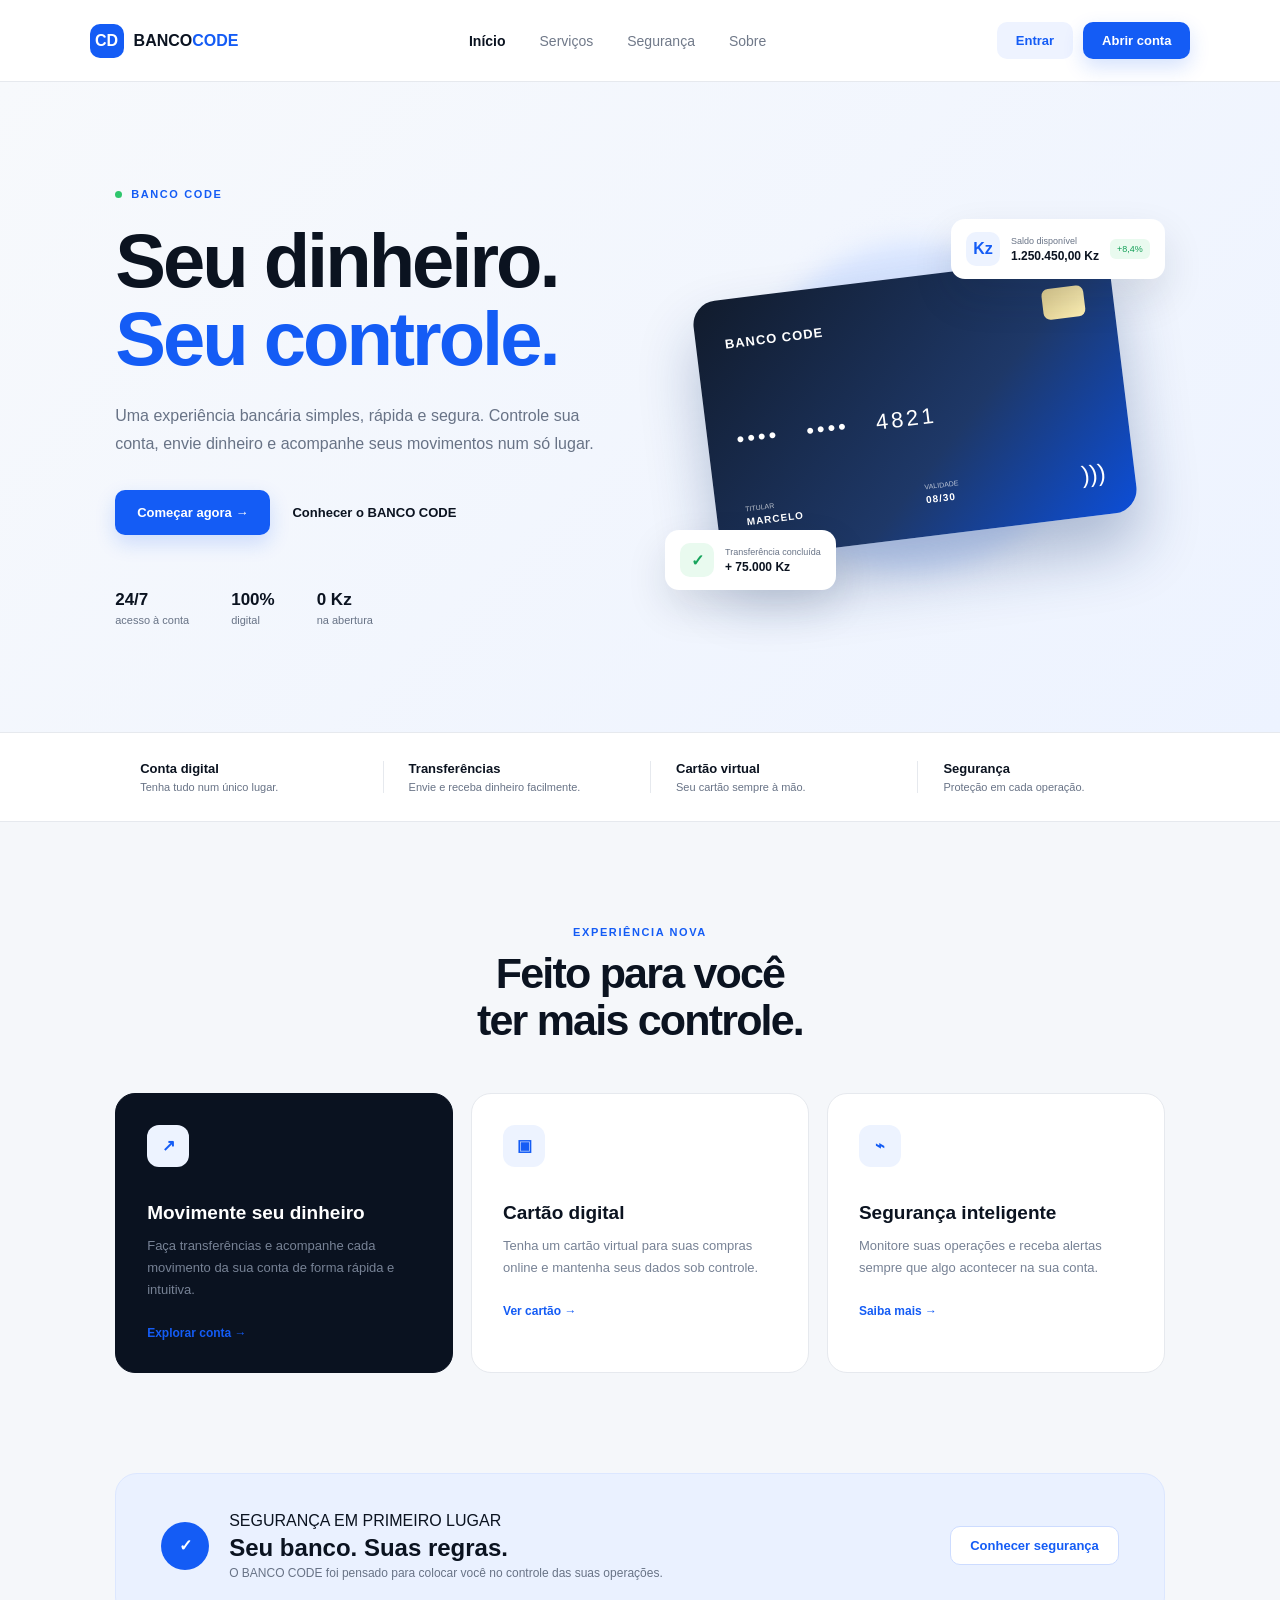
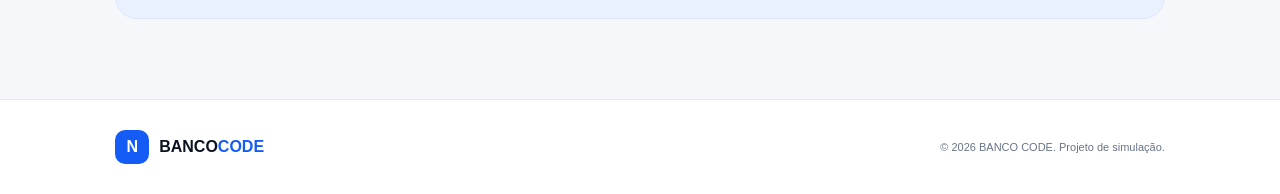
<file: index.html>
<!DOCTYPE html>
<html lang="pt-AO">
<head>
  <meta charset="UTF-8">
  <meta name="viewport" content="width=device-width, initial-scale=1.0">
  <title>Banco Code— Banco Digital</title>
  <link rel="stylesheet" href="style.css">
</head>

<body>

<header class="navbar">

  <a class="brand" href="#">
    <span class="brand-mark">CD</span>
    <span>BANCO<span>CODE</span></span>
  </a>

  <nav>
    <a class="active" href="#inicio">Início</a>
    <a href="#servicos">Serviços</a>
    <a href="#seguranca">Segurança</a>
    <a href="#sobre">Sobre</a>
  </nav>

  <div class="nav-actions">
    <button class="ghost-btn" onclick="openLogin()">Entrar</button>
    <!--button class="primary-btn" onclick="openAccount()">Abrir conta</button-->
    <button class="primary-btn">Abrir conta</button>
  </div>

</header>


<main>

<section class="hero" id="inicio">

  <div class="hero-copy">

    <div class="eyebrow">
      <span></span>
      BANCO CODE
    </div>

    <h1>
      Seu dinheiro.<br>
      <strong>Seu controle.</strong>
    </h1>

    <p>
      Uma experiência bancária simples, rápida e segura.
      Controle sua conta, envie dinheiro e acompanhe seus
      movimentos num só lugar.
    </p>

    <div class="hero-buttons">

      <button class="primary-btn large" onclick="openLogin()">
        Começar agora <b>→</b>
      </button>

      <button class="text-btn" onclick="scrollToSection('servicos')">
        Conhecer o BANCO CODE
      </button>

    </div>

    <div class="trust-row">

      <div>
        <b>24/7</b>
        <span>acesso à conta</span>
      </div>

      <div>
        <b>100%</b>
        <span>digital</span>
      </div>

      <div>
        <b>0 Kz</b>
        <span>na abertura</span>
      </div>

    </div>

  </div>


  <div class="hero-visual">

    <div class="glow"></div>

    <div class="bank-card">

      <div class="card-top">
        <span>BANCO CODE</span>
        <span class="chip"></span>
      </div>

      <div class="card-number">
        •••• &nbsp; •••• &nbsp; 4821
      </div>

      <div class="card-bottom">

        <div>
          <small>TITULAR</small>
          <strong>MARCELO</strong>
        </div>

        <div>
          <small>VALIDADE</small>
          <strong>08/30</strong>
        </div>

        <div class="contactless">
          )))
        </div>

      </div>

    </div>

    <div class="floating-balance">

      <div class="mini-icon">
        Kz
      </div>

      <div>
        <small>Saldo disponível</small>
        <strong>1.250.450,00 Kz</strong>
      </div>

      <span class="up">
        +8,4%
      </span>

    </div>


    <div class="floating-transfer">

      <div class="check">
        ✓
      </div>

      <div>
        <small>Transferência concluída</small>
        <strong>+ 75.000 Kz</strong>
      </div>

    </div>

  </div>

</section>

<section class="stats" id="servicos">

  <div>
    <strong>Conta digital</strong>
    <span>Tenha tudo num único lugar.</span>
  </div>

  <div>
    <strong>Transferências</strong>
    <span>Envie e receba dinheiro facilmente.</span>
  </div>

  <div>
    <strong>Cartão virtual</strong>
    <span>Seu cartão sempre à mão.</span>
  </div>

  <div>
    <strong>Segurança</strong>
    <span>Proteção em cada operação.</span>
  </div>

</section>

<section class="features">

  <div class="section-heading">

    <span>EXPERIÊNCIA NOVA</span>

    <h2>
      Feito para você<br>
      ter mais controle.
    </h2>

  </div>

  <div class="feature-grid">

    <article class="feature-card dark">

      <div class="feature-icon">
        ↗
      </div>

      <h3>
        Movimente seu dinheiro
      </h3>

      <p>
        Faça transferências e acompanhe cada movimento
        da sua conta de forma rápida e intuitiva.
      </p>

      <a href="#" onclick="showDemo(event)">
        Explorar conta →
      </a>

    </article>

    <article class="feature-card">

      <div class="feature-icon">
        ▣
      </div>

      <h3>
        Cartão digital
      </h3>

      <p>
        Tenha um cartão virtual para suas compras online
        e mantenha seus dados sob controle.
      </p>

      <a href="#" onclick="showDemo(event)">
        Ver cartão →
      </a>

    </article>

    <article class="feature-card">

      <div class="feature-icon">
        ⌁
      </div>

      <h3>
        Segurança inteligente
      </h3>

      <p>
        Monitore suas operações e receba alertas sempre
        que algo acontecer na sua conta.
      </p>

      <a href="#seguranca">
        Saiba mais →
      </a>

    </article>

  </div>

</section>

<section class="security" id="seguranca">

  <div class="security-icon">
    ✓
  </div>

  <div>

    <span>SEGURANÇA EM PRIMEIRO LUGAR</span>

    <h2>
      Seu banco. Suas regras.
    </h2>

    <p>
      O BANCO CODE foi pensado para colocar você
      no controle das suas operações.
    </p>

  </div>

  <button class="outline-btn" onclick="showDemo()">
    Conhecer segurança
  </button>

</section>

</main>

<footer id="sobre">

  <div class="brand">

    <span class="brand-mark">
      N
    </span>

    <span>
      BANCO<span>CODE</span>
    </span>
  </div>

  <p>
    © 2026 BANCO CODE. Projeto de simulação.
  </p>

</footer>

<div class="modal" id="modal">

  <div class="modal-box">

    <button class="close" onclick="closeModal()">
      ×
    </button>

    <div class="modal-logo">
      N
    </div>

    <h2 id="modalTitle">
      Abrir sua conta
    </h2>

    <p id="modalText">
      Esta é uma demonstração de um banco virtual.
      Nenhuma operação financeira real será realizada.
    </p>

<form
  class="fields"
  method="GET"
  action="#"
  onsubmit="demoSuccess()"
>

  <input
    type="text"
    placeholder="Usuario"
    id="username"
    name="username"
    required
  >

  <input
    type="password"
    placeholder="Senha"
    id="password"
    name="password"
    required
  >

  <button type="submit" class="primary-btn large">
    Continuar
  </button>

</form>

  </div>

</div>


<div class="toast" id="toast"></div>

<script src="script.js"></script>

</body>
</html>
</file>
<file: style.css>
* {
  box-sizing: border-box;
  margin: 0;
  padding: 0;
}

:root {
  --bg: #f5f7fa;
  --white: #ffffff;
  --ink: #0b1320;
  --muted: #687386;
  --line: #e6e9ee;
  --blue: #145cf5;
  --dark: #0a1220;
}

body {
  font-family: Arial, sans-serif;
  background: var(--bg);
  color: var(--ink);
}

html {
  scroll-behavior: smooth;
}

button,
a {
  font: inherit;
}

button {
  cursor: pointer;
  border: 0;
}

a {
  text-decoration: none;
  color: inherit;
}


/* NAVBAR */

.navbar {
  height: 82px;
  background: rgba(255,255,255,.95);
  border-bottom: 1px solid var(--line);

  display: flex;
  align-items: center;
  justify-content: space-between;

  padding: 0 7%;

  position: sticky;
  top: 0;
  z-index: 20;
}

.brand {
  display: flex;
  align-items: center;
  gap: 10px;

  font-weight: 800;
  font-size: 16px;
}

.brand > span:last-child > span {
  color: var(--blue);
}

.brand-mark {
  width: 34px;
  height: 34px;

  background: var(--blue);
  color: white;

  display: grid;
  place-items: center;

  border-radius: 10px;

  font-weight: 800;
}

nav {
  display: flex;
  gap: 34px;

  color: #707989;
  font-size: 14px;
}

nav a:hover,
nav .active {
  color: var(--ink);
}

nav .active {
  font-weight: 700;
}

.nav-actions {
  display: flex;
  gap: 10px;
}


/* BUTTONS */

.primary-btn,
.ghost-btn,
.outline-btn {
  padding: 11px 19px;

  border-radius: 10px;

  font-weight: 700;
  font-size: 13px;

  transition: .2s;
}

.primary-btn {
  background: var(--blue);
  color: white;

  box-shadow: 0 8px 20px rgba(20,92,245,.18);
}

.primary-btn:hover {
  transform: translateY(-2px);
}

.ghost-btn {
  background: #eef3ff;
  color: var(--blue);
}

.large {
  padding: 15px 22px;
}


/* HERO */

.hero {
  min-height: 650px;

  display: grid;
  grid-template-columns: 1fr 1fr;

  align-items: center;

  padding: 80px 9%;

  gap: 50px;

  background:
    linear-gradient(
      135deg,
      #f7f9fc 0%,
      #edf3ff 100%
    );
}

.eyebrow {
  display: flex;
  align-items: center;
  gap: 9px;

  margin-bottom: 22px;

  font-size: 11px;
  font-weight: 800;
  letter-spacing: 1.6px;

  color: var(--blue);
}

.eyebrow span {
  width: 7px;
  height: 7px;

  border-radius: 50%;

  background: #2fc66d;
}

h1 {
  font-size: clamp(48px, 6vw, 76px);

  line-height: 1.02;

  letter-spacing: -3px;

  margin-bottom: 24px;
}

h1 strong {
  color: var(--blue);
}

.hero-copy > p {
  max-width: 530px;

  color: var(--muted);

  line-height: 1.75;

  font-size: 16px;
}

.hero-buttons {
  display: flex;
  align-items: center;

  gap: 22px;

  margin-top: 32px;
}

.text-btn {
  background: none;
  color: var(--ink);

  font-weight: 700;

  font-size: 13px;
}

.trust-row {
  display: flex;
  gap: 42px;

  margin-top: 55px;
}

.trust-row div {
  display: flex;
  flex-direction: column;
  gap: 4px;
}

.trust-row b {
  font-size: 17px;
}

.trust-row span {
  font-size: 11px;
  color: var(--muted);
}


/* CARD */

.hero-visual {
  height: 470px;

  position: relative;

  display: grid;
  place-items: center;
}

.glow {
  position: absolute;

  width: 330px;
  height: 330px;

  background: #d8e5ff;

  border-radius: 50%;

  filter: blur(12px);
}

.bank-card {
  width: min(420px, 85%);
  height: 260px;

  border-radius: 24px;

  background:
    linear-gradient(
      135deg,
      #111b2c,
      #1e3868 60%,
      #0c4ed8
    );

  color: white;

  padding: 29px;

  position: relative;
  z-index: 2;

  box-shadow:
    0 35px 60px rgba(19,54,113,.3);

  transform: rotate(-7deg);
}

.card-top,
.card-bottom {
  display: flex;
  justify-content: space-between;
  align-items: center;
}

.card-top {
  font-size: 13px;
  font-weight: 800;
  letter-spacing: 1px;
}

.chip {
  width: 42px;
  height: 31px;

  border-radius: 7px;

  background:
    linear-gradient(
      135deg,
      #d9c88c,
      #fff1b5
    );

  display: block;
}

.card-number {
  font-size: 22px;

  letter-spacing: 3px;

  margin-top: 68px;
}

.card-bottom {
  position: absolute;

  bottom: 28px;
  left: 29px;
  right: 29px;
}

.card-bottom div {
  display: flex;
  flex-direction: column;

  gap: 4px;
}

.card-bottom small {
  font-size: 7px;
  opacity: .7;
}

.card-bottom strong {
  font-size: 10px;
  letter-spacing: 1px;
}

.contactless {
  font-size: 24px !important;
}


/* FLOATING CARDS */

.floating-balance,
.floating-transfer {
  position: absolute;

  z-index: 4;

  background: white;

  box-shadow:
    0 18px 40px rgba(18,32,56,.12);

  border-radius: 14px;

  padding: 13px 15px;

  display: flex;
  align-items: center;

  gap: 11px;
}

.floating-balance {
  top: 47px;
  right: 0;
}

.floating-transfer {
  bottom: 52px;
  left: 0;
}

.mini-icon,
.check {
  width: 34px;
  height: 34px;

  border-radius: 10px;

  display: grid;
  place-items: center;

  background: #edf3ff;

  color: var(--blue);

  font-weight: 800;
}

.floating-balance div:nth-child(2),
.floating-transfer div:nth-child(2) {
  display: flex;
  flex-direction: column;

  gap: 3px;
}

.floating-balance small,
.floating-transfer small {
  font-size: 9px;
  color: var(--muted);
}

.floating-balance strong,
.floating-transfer strong {
  font-size: 12px;
}

.up {
  font-size: 9px;

  color: #16a05a;

  background: #e9faef;

  padding: 5px 7px;

  border-radius: 6px;
}

.check {
  background: #e9faef;
  color: #17a45c;
}


/* STATS */

.stats {
  background: white;

  border-top: 1px solid var(--line);
  border-bottom: 1px solid var(--line);

  display: grid;
  grid-template-columns: repeat(4,1fr);

  padding: 28px 9%;

  gap: 20px;
}

.stats div {
  padding-left: 25px;

  border-left: 1px solid var(--line);

  display: flex;
  flex-direction: column;

  gap: 5px;
}

.stats div:first-child {
  border: 0;
}

.stats strong {
  font-size: 13px;
}

.stats span {
  font-size: 11px;
  color: var(--muted);
}


/* FEATURES */

.features {
  padding: 100px 9%;
}

.section-heading {
  text-align: center;
}

.section-heading > span {
  font-size: 11px;
  font-weight: 800;

  color: var(--blue);

  letter-spacing: 1.6px;
}

.section-heading h2 {
  font-size: 43px;

  line-height: 1.1;

  letter-spacing: -1.8px;

  margin-top: 10px;
}

.feature-grid {
  display: grid;

  grid-template-columns:
    repeat(3,1fr);

  gap: 18px;

  margin-top: 48px;
}

.feature-card {
  background: white;

  border: 1px solid var(--line);

  border-radius: 20px;

  padding: 31px;

  min-height: 270px;
}

.feature-card.dark {
  background: var(--dark);
  color: white;

  border-color: var(--dark);
}

.feature-icon {
  width: 42px;
  height: 42px;

  border-radius: 12px;

  background: #edf3ff;

  color: var(--blue);

  display: grid;
  place-items: center;

  font-weight: 800;

  margin-bottom: 35px;
}

.feature-card h3 {
  font-size: 19px;

  margin-bottom: 11px;
}

.feature-card p {
  color: #778295;

  font-size: 13px;

  line-height: 1.7;
}

.feature-card a {
  display: inline-block;

  color: var(--blue);

  font-size: 12px;

  font-weight: 800;

  margin-top: 25px;
}


/* SECURITY */

.security {
  margin: 0 9% 80px;

  padding: 38px 45px;

  background: #eaf1ff;

  border: 1px solid #dce7ff;

  border-radius: 22px;

  display: flex;

  align-items: center;

  gap: 20px;
}

.security-icon {
  width: 48px;
  height: 48px;

  border-radius: 50%;

  background: var(--blue);

  color: white;

  display: grid;
  place-items: center;

  font-weight: 800;
}

.security div:nth-child(2) {
  flex: 1;
}

.security h2 {
  font-size: 24px;

  margin: 4px 0;
}

.security p {
  color: var(--muted);

  font-size: 12px;
}

.outline-btn {
  background: white;

  color: var(--blue);

  border: 1px solid #cddcff;
}


/* FOOTER */

footer {
  background: white;

  border-top: 1px solid var(--line);

  padding: 30px 9%;

  display: flex;

  justify-content: space-between;

  align-items: center;
}

footer p {
  font-size: 11px;
  color: var(--muted);
}


/* MODAL */

.modal {
  position: fixed;

  inset: 0;

  background: rgba(3,10,20,.55);

  display: none;

  place-items: center;

  z-index: 50;

  padding: 20px;
}

.modal.show {
  display: grid;
}

.modal-box {
  background: white;

  width: min(420px,100%);

  border-radius: 22px;

  padding: 38px;

  position: relative;

  text-align: center;
}

.close {
  position: absolute;

  right: 18px;
  top: 15px;

  background: #f0f2f5;

  width: 32px;
  height: 32px;

  border-radius: 50%;

  font-size: 20px;
}

.modal-logo {
  margin: auto;

  width: 48px;
  height: 48px;

  border-radius: 14px;

  background: var(--blue);

  color: white;

  display: grid;
  place-items: center;

  font-weight: 800;

  font-size: 21px;
}

.modal h2 {
  margin: 17px 0 8px;
}

.modal p {
  color: var(--muted);

  font-size: 13px;

  line-height: 1.6;
}

.fields {
  display: grid;

  gap: 10px;

  margin-top: 22px;
}

.fields input {
  padding: 14px;

  border: 1px solid var(--line);

  border-radius: 10px;

  outline: none;
}

.fields input:focus {
  border-color: var(--blue);
}


/* TOAST */

.toast {
  position: fixed;

  bottom: 25px;
  left: 50%;

  transform: translate(-50%,20px);

  background: var(--dark);

  color: white;

  padding: 12px 18px;

  border-radius: 10px;

  font-size: 12px;

  opacity: 0;

  transition: .3s;

  z-index: 80;
}

.toast.show {
  opacity: 1;

  transform: translate(-50%,0);
}


/* RESPONSIVE */

@media(max-width:850px) {

  nav {
    display: none;
  }

  .navbar {
    padding: 0 5%;
  }

  .hero {
    grid-template-columns: 1fr;

    padding: 65px 7%;
  }

  .stats {
    grid-template-columns: 1fr 1fr;

    padding: 25px 7%;
  }

  .feature-grid {
    grid-template-columns: 1fr;
  }

  .features {
    padding: 75px 7%;
  }

  .security {
    margin: 0 7% 60px;

    flex-wrap: wrap;
  }
}

@media(max-width:500px) {

  .nav-actions .ghost-btn {
    display: none;
  }

  .hero-buttons {
    flex-direction: column;
    align-items: flex-start;
  }

  .trust-row {
    gap: 20px;
  }

  .hero-visual {
    height: 330px;
  }

  .bank-card {
    height: 205px;

    padding: 22px;
  }

  .card-number {
    margin-top: 47px;

    font-size: 16px;
  }

  .floating-balance {
    top: 18px;
  }

  .floating-transfer {
    bottom: 10px;
  }

  .stats {
    grid-template-columns: 1fr;
  }

  .stats div {
    border-left: 0;

    border-top: 1px solid var(--line);

    padding: 15px 0;
  }

  .stats div:first-child {
    border-top: 0;
  }

  .section-heading h2 {
    font-size: 35px;
  }
}
</file>
